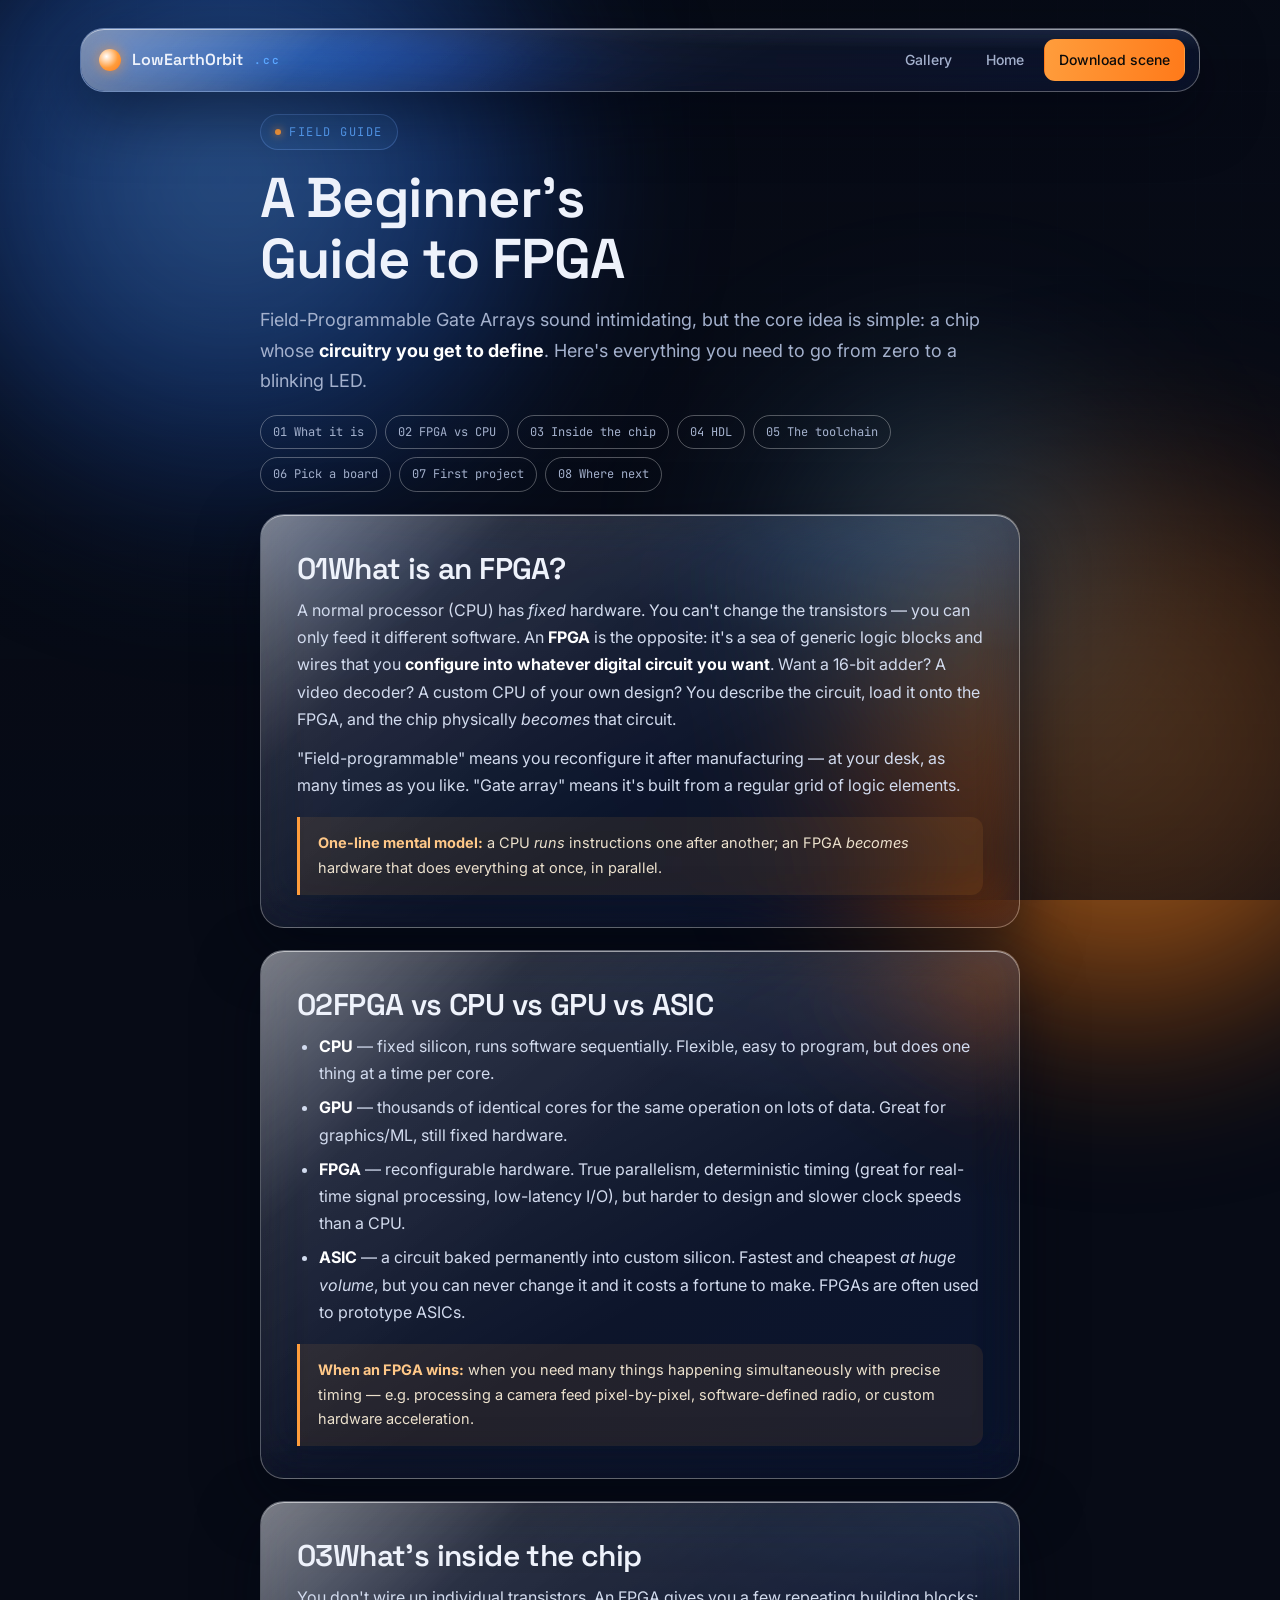
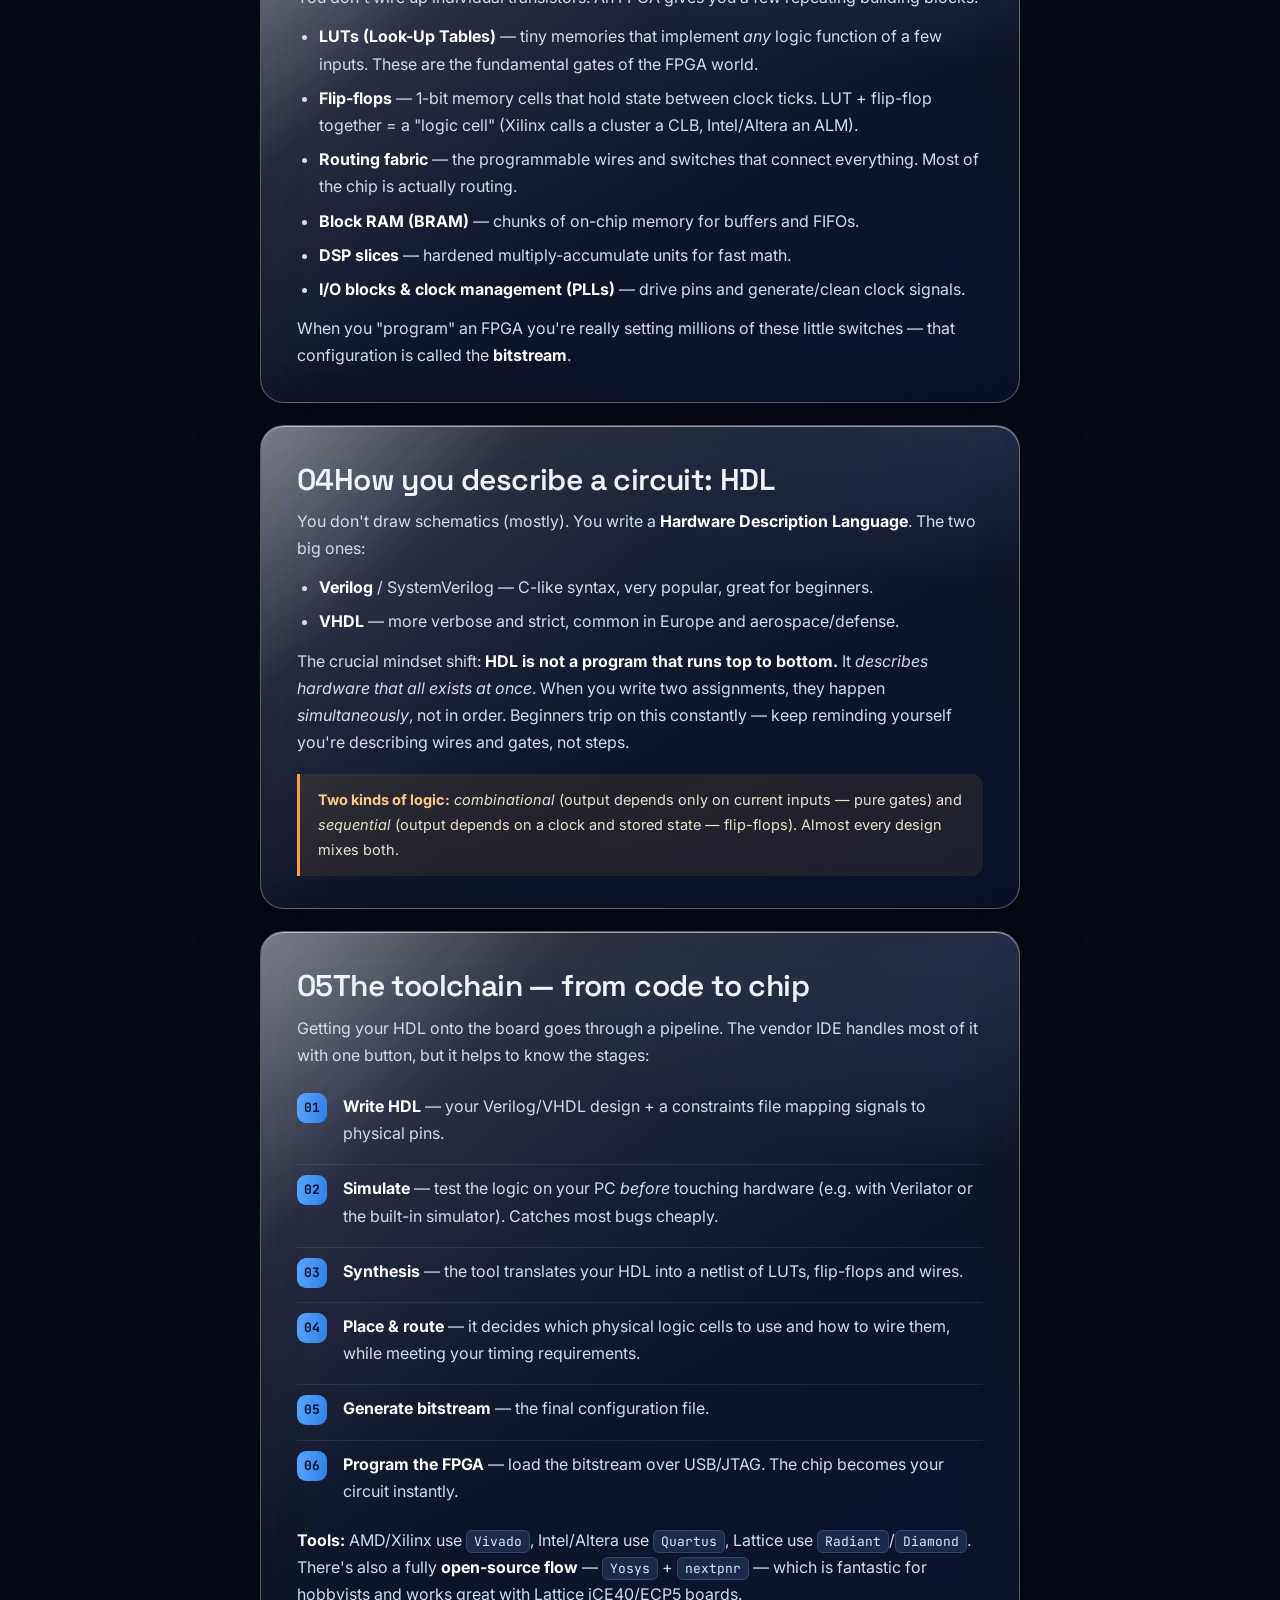
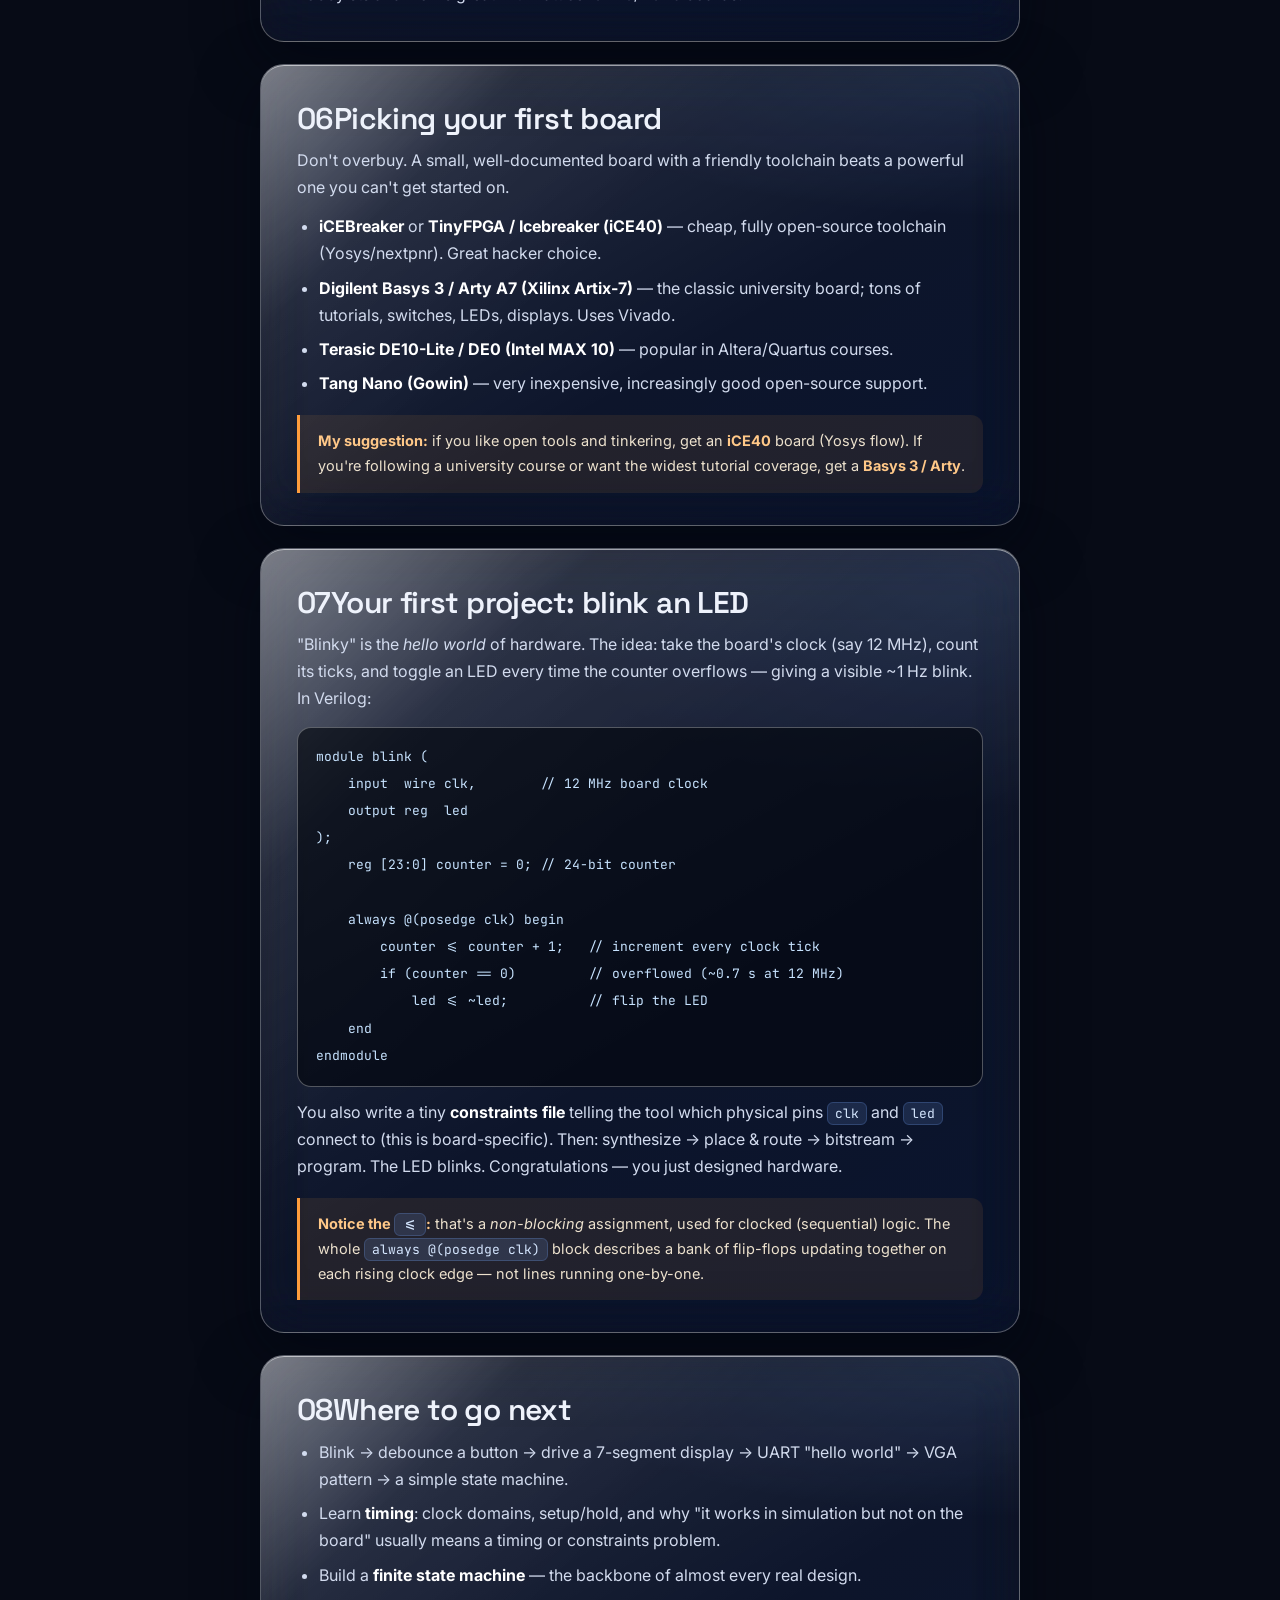
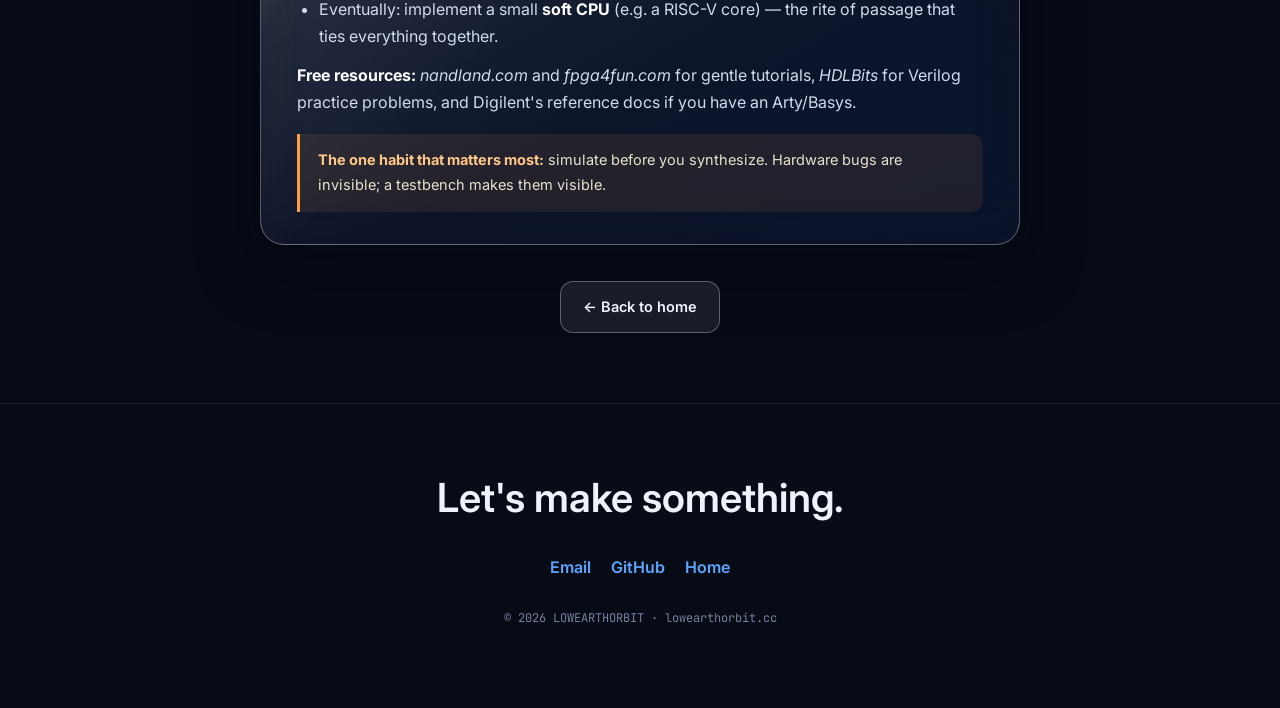
<file: fpga.html>
<!DOCTYPE html>
<html lang="en">
<head>
<meta charset="UTF-8">
<meta name="viewport" content="width=device-width, initial-scale=1.0">
<title>A Beginner's Guide to FPGA — lowearthorbit.cc</title>
<meta name="description" content="A from-zero beginner's guide to FPGAs: what they are, how they differ from CPUs, the toolchain, choosing a board, and your first blink-an-LED project in Verilog.">
<link rel="preconnect" href="https://fonts.googleapis.com">
<link rel="preconnect" href="https://fonts.gstatic.com" crossorigin>
<link href="https://fonts.googleapis.com/css2?family=Inter:wght@400;500;600&family=JetBrains+Mono:wght@400;500;700&family=Space+Grotesk:wght@500;600;700&display=swap" rel="stylesheet">
<link rel="stylesheet" href="assets/style.css">
</head>
<body>
  <div class="bg-orb blue"></div>
  <div class="bg-orb orange"></div>
  <div class="bg-orb blue2"></div>
  <div class="bg-grid"></div>
  <div class="bg-veil"></div>

  <nav class="glass">
    <a class="brand" href="index.html"><span class="orb-dot"></span>LowEarthOrbit<span class="mono">.cc</span></a>
    <div class="nav-links">
      <a href="index.html#gallery">Gallery</a>
      <a href="index.html">Home</a>
      <a class="btn nav-cta" href="index.html#scenes">Download scene</a>
    </div>
  </nav>

  <div class="wrap">
    <div class="article">

      <div class="reveal">
        <span class="tag"><span class="dot"></span>Field Guide</span>
        <h1 style="font-size:clamp(34px,6vw,56px);font-weight:600;margin-top:18px">A Beginner's<br><span class="grad">Guide to FPGA</span></h1>
        <p class="lead" style="margin-top:16px">Field-Programmable Gate Arrays sound intimidating, but the core idea is simple: a chip whose <strong style="color:#fff">circuitry you get to define</strong>. Here's everything you need to go from zero to a blinking LED.</p>
        <div class="toc">
          <a href="#what">01 What it is</a>
          <a href="#vs">02 FPGA vs CPU</a>
          <a href="#inside">03 Inside the chip</a>
          <a href="#hdl">04 HDL</a>
          <a href="#flow">05 The toolchain</a>
          <a href="#board">06 Pick a board</a>
          <a href="#blink">07 First project</a>
          <a href="#next">08 Where next</a>
        </div>
      </div>

      <section class="glass reveal" id="what">
        <h2><span class="n">01</span>What is an FPGA?</h2>
        <p>A normal processor (CPU) has <em>fixed</em> hardware. You can't change the transistors — you can only feed it different software. An <strong>FPGA</strong> is the opposite: it's a sea of generic logic blocks and wires that you <strong>configure into whatever digital circuit you want</strong>. Want a 16-bit adder? A video decoder? A custom CPU of your own design? You describe the circuit, load it onto the FPGA, and the chip physically <em>becomes</em> that circuit.</p>
        <p>"Field-programmable" means you reconfigure it after manufacturing — at your desk, as many times as you like. "Gate array" means it's built from a regular grid of logic elements.</p>
        <div class="callout"><b>One-line mental model:</b> a CPU <i>runs</i> instructions one after another; an FPGA <i>becomes</i> hardware that does everything at once, in parallel.</div>
      </section>

      <section class="glass reveal" id="vs">
        <h2><span class="n">02</span>FPGA vs CPU vs GPU vs ASIC</h2>
        <ul>
          <li><strong>CPU</strong> — fixed silicon, runs software sequentially. Flexible, easy to program, but does one thing at a time per core.</li>
          <li><strong>GPU</strong> — thousands of identical cores for the same operation on lots of data. Great for graphics/ML, still fixed hardware.</li>
          <li><strong>FPGA</strong> — reconfigurable hardware. True parallelism, deterministic timing (great for real-time signal processing, low-latency I/O), but harder to design and slower clock speeds than a CPU.</li>
          <li><strong>ASIC</strong> — a circuit baked permanently into custom silicon. Fastest and cheapest <em>at huge volume</em>, but you can never change it and it costs a fortune to make. FPGAs are often used to prototype ASICs.</li>
        </ul>
        <div class="callout"><b>When an FPGA wins:</b> when you need many things happening simultaneously with precise timing — e.g. processing a camera feed pixel-by-pixel, software-defined radio, or custom hardware acceleration.</div>
      </section>

      <section class="glass reveal" id="inside">
        <h2><span class="n">03</span>What's inside the chip</h2>
        <p>You don't wire up individual transistors. An FPGA gives you a few repeating building blocks:</p>
        <ul>
          <li><strong>LUTs (Look-Up Tables)</strong> — tiny memories that implement <em>any</em> logic function of a few inputs. These are the fundamental gates of the FPGA world.</li>
          <li><strong>Flip-flops</strong> — 1-bit memory cells that hold state between clock ticks. LUT + flip-flop together = a "logic cell" (Xilinx calls a cluster a CLB, Intel/Altera an ALM).</li>
          <li><strong>Routing fabric</strong> — the programmable wires and switches that connect everything. Most of the chip is actually routing.</li>
          <li><strong>Block RAM (BRAM)</strong> — chunks of on-chip memory for buffers and FIFOs.</li>
          <li><strong>DSP slices</strong> — hardened multiply-accumulate units for fast math.</li>
          <li><strong>I/O blocks &amp; clock management (PLLs)</strong> — drive pins and generate/clean clock signals.</li>
        </ul>
        <p>When you "program" an FPGA you're really setting millions of these little switches — that configuration is called the <strong>bitstream</strong>.</p>
      </section>

      <section class="glass reveal" id="hdl">
        <h2><span class="n">04</span>How you describe a circuit: HDL</h2>
        <p>You don't draw schematics (mostly). You write a <strong>Hardware Description Language</strong>. The two big ones:</p>
        <ul>
          <li><strong>Verilog</strong> / SystemVerilog — C-like syntax, very popular, great for beginners.</li>
          <li><strong>VHDL</strong> — more verbose and strict, common in Europe and aerospace/defense.</li>
        </ul>
        <p>The crucial mindset shift: <strong>HDL is not a program that runs top to bottom.</strong> It <em>describes hardware that all exists at once</em>. When you write two assignments, they happen <em>simultaneously</em>, not in order. Beginners trip on this constantly — keep reminding yourself you're describing wires and gates, not steps.</p>
        <div class="callout"><b>Two kinds of logic:</b> <i>combinational</i> (output depends only on current inputs — pure gates) and <i>sequential</i> (output depends on a clock and stored state — flip-flops). Almost every design mixes both.</div>
      </section>

      <section class="glass reveal" id="flow">
        <h2><span class="n">05</span>The toolchain — from code to chip</h2>
        <p>Getting your HDL onto the board goes through a pipeline. The vendor IDE handles most of it with one button, but it helps to know the stages:</p>
        <ol class="steps">
          <li><b>Write HDL</b> — your Verilog/VHDL design + a constraints file mapping signals to physical pins.</li>
          <li><b>Simulate</b> — test the logic on your PC <em>before</em> touching hardware (e.g. with Verilator or the built-in simulator). Catches most bugs cheaply.</li>
          <li><b>Synthesis</b> — the tool translates your HDL into a netlist of LUTs, flip-flops and wires.</li>
          <li><b>Place &amp; route</b> — it decides which physical logic cells to use and how to wire them, while meeting your timing requirements.</li>
          <li><b>Generate bitstream</b> — the final configuration file.</li>
          <li><b>Program the FPGA</b> — load the bitstream over USB/JTAG. The chip becomes your circuit instantly.</li>
        </ol>
        <p><strong>Tools:</strong> AMD/Xilinx use <code>Vivado</code>, Intel/Altera use <code>Quartus</code>, Lattice use <code>Radiant</code>/<code>Diamond</code>. There's also a fully <strong>open-source flow</strong> — <code>Yosys</code> + <code>nextpnr</code> — which is fantastic for hobbyists and works great with Lattice iCE40/ECP5 boards.</p>
      </section>

      <section class="glass reveal" id="board">
        <h2><span class="n">06</span>Picking your first board</h2>
        <p>Don't overbuy. A small, well-documented board with a friendly toolchain beats a powerful one you can't get started on.</p>
        <ul>
          <li><strong>iCEBreaker</strong> or <strong>TinyFPGA / Icebreaker (iCE40)</strong> — cheap, fully open-source toolchain (Yosys/nextpnr). Great hacker choice.</li>
          <li><strong>Digilent Basys 3 / Arty A7 (Xilinx Artix-7)</strong> — the classic university board; tons of tutorials, switches, LEDs, displays. Uses Vivado.</li>
          <li><strong>Terasic DE10-Lite / DE0 (Intel MAX 10)</strong> — popular in Altera/Quartus courses.</li>
          <li><strong>Tang Nano (Gowin)</strong> — very inexpensive, increasingly good open-source support.</li>
        </ul>
        <div class="callout"><b>My suggestion:</b> if you like open tools and tinkering, get an <b>iCE40</b> board (Yosys flow). If you're following a university course or want the widest tutorial coverage, get a <b>Basys 3 / Arty</b>.</div>
      </section>

      <section class="glass reveal" id="blink">
        <h2><span class="n">07</span>Your first project: blink an LED</h2>
        <p>"Blinky" is the <em>hello world</em> of hardware. The idea: take the board's clock (say 12&nbsp;MHz), count its ticks, and toggle an LED every time the counter overflows — giving a visible ~1&nbsp;Hz blink. In Verilog:</p>
        <pre><code>module blink (
    input  wire clk,        // 12 MHz board clock
    output reg  led
);
    reg [23:0] counter = 0; // 24-bit counter

    always @(posedge clk) begin
        counter &lt;= counter + 1;   // increment every clock tick
        if (counter == 0)         // overflowed (~0.7 s at 12 MHz)
            led &lt;= ~led;          // flip the LED
    end
endmodule</code></pre>
        <p>You also write a tiny <strong>constraints file</strong> telling the tool which physical pins <code>clk</code> and <code>led</code> connect to (this is board-specific). Then: synthesize → place &amp; route → bitstream → program. The LED blinks. Congratulations — you just designed hardware.</p>
        <div class="callout"><b>Notice the <code>&lt;=</code>:</b> that's a <i>non-blocking</i> assignment, used for clocked (sequential) logic. The whole <code>always @(posedge clk)</code> block describes a bank of flip-flops updating together on each rising clock edge — not lines running one-by-one.</div>
      </section>

      <section class="glass reveal" id="next">
        <h2><span class="n">08</span>Where to go next</h2>
        <ul>
          <li>Blink → debounce a button → drive a 7-segment display → UART "hello world" → VGA pattern → a simple state machine.</li>
          <li>Learn <strong>timing</strong>: clock domains, setup/hold, and why "it works in simulation but not on the board" usually means a timing or constraints problem.</li>
          <li>Build a <strong>finite state machine</strong> — the backbone of almost every real design.</li>
          <li>Eventually: implement a small <strong>soft CPU</strong> (e.g. a RISC-V core) — the rite of passage that ties everything together.</li>
        </ul>
        <p><strong>Free resources:</strong> <em>nandland.com</em> and <em>fpga4fun.com</em> for gentle tutorials, <em>HDLBits</em> for Verilog practice problems, and Digilent's reference docs if you have an Arty/Basys.</p>
        <div class="callout"><b>The one habit that matters most:</b> simulate before you synthesize. Hardware bugs are invisible; a testbench makes them visible.</div>
      </section>

      <p style="text-align:center;margin-top:36px">
        <a class="btn btn-ghost" href="index.html">← Back to home</a>
      </p>
    </div>
  </div>

  <footer id="contact">
    <div class="wrap">
      <div class="big">Let's make something.</div>
      <div class="links">
        <a href="mailto:leoh949494@gmail.com">Email</a>
        <a href="https://github.com/leoeohu">GitHub</a>
        <a href="index.html">Home</a>
      </div>
      <div class="fine">© <span id="year"></span> LOWEARTHORBIT · lowearthorbit.cc</div>
    </div>
  </footer>

  <script src="assets/main.js"></script>
</body>
</html>
</file>
<file: assets/style.css>
/* ===========================================================
   lowearthorbit.cc — shared design system
   minimalist · LIQUID GLASS · blue + orange · high-tech
   =========================================================== */
:root{
  --bg-0:#070b16;
  --ink:#eef2fb;
  --muted:#a4b1cd;
  --muted-2:#74809f;

  --blue:#5aa6ff;
  --blue-2:#2f7fe6;
  --blue-deep:#1b4fae;
  --orange:#ff9d3c;
  --orange-2:#ff7a1a;
  --orange-soft:#ffc888;

  /* liquid glass tokens */
  --glass-bg:linear-gradient(150deg, rgba(255,255,255,.16), rgba(255,255,255,.04) 60%, rgba(120,170,255,.05));
  --glass-brd:rgba(255,255,255,.30);
  --glass-shadow:0 20px 60px rgba(2,6,18,.5), inset 0 1px 0 rgba(255,255,255,.55), inset 0 -18px 40px rgba(10,20,50,.25);

  --maxw:1120px;
  --ease:cubic-bezier(.22,.7,.2,1);
  --mono:'JetBrains Mono',ui-monospace,Menlo,monospace;
}
*{box-sizing:border-box;margin:0;padding:0}
html{scroll-behavior:smooth}
body{
  background:var(--bg-0);
  color:var(--ink);
  font-family:'Inter',-apple-system,BlinkMacSystemFont,'Segoe UI',sans-serif;
  line-height:1.7;font-size:16px;
  -webkit-font-smoothing:antialiased;
  overflow-x:hidden;position:relative;min-height:100vh;
}
h1,h2,h3,h4{font-family:'Space Grotesk','Inter',sans-serif;letter-spacing:-.02em;line-height:1.08}
a{color:inherit}
.mono{font-family:var(--mono)}

/* ---------- ambient background: vivid orbs so glass has something to refract ---------- */
.bg-orb{position:fixed;border-radius:50%;filter:blur(80px);z-index:-3;pointer-events:none}
.bg-orb.blue{width:60vw;height:60vw;left:-12vw;top:-16vw;opacity:.85;
  background:radial-gradient(circle,var(--blue) 0%,var(--blue-deep) 42%,transparent 70%);
  animation:drift1 26s var(--ease) infinite alternate}
.bg-orb.orange{width:52vw;height:52vw;right:-14vw;bottom:-14vw;opacity:.7;
  background:radial-gradient(circle,var(--orange) 0%,#a8500a 44%,transparent 72%);
  animation:drift2 32s var(--ease) infinite alternate}
.bg-orb.blue2{width:40vw;height:40vw;right:6vw;top:34vh;opacity:.5;
  background:radial-gradient(circle,#7bd0ff 0%,transparent 66%);
  animation:drift3 38s var(--ease) infinite alternate}
@keyframes drift1{to{transform:translate(9vw,11vh) scale(1.12)}}
@keyframes drift2{to{transform:translate(-8vw,-9vh) scale(1.1)}}
@keyframes drift3{to{transform:translate(-7vw,7vh) scale(1.18)}}
.bg-grid{position:fixed;inset:0;z-index:-2;pointer-events:none;opacity:.4;
  background:
    linear-gradient(transparent 0,transparent calc(100% - 1px),rgba(150,190,255,.07) 100%),
    linear-gradient(90deg,transparent 0,transparent calc(100% - 1px),rgba(150,190,255,.07) 100%);
  background-size:46px 46px;
  -webkit-mask-image:radial-gradient(130% 100% at 50% 0%,#000 35%,transparent 85%);
  mask-image:radial-gradient(130% 100% at 50% 0%,#000 35%,transparent 85%);}
.bg-veil{position:fixed;inset:0;z-index:-2;pointer-events:none;
  background:linear-gradient(180deg,rgba(7,11,22,.35),rgba(7,11,22,.62))}

/* ---------- liquid glass primitive ---------- */
.glass{position:relative;
  background:var(--glass-bg);
  backdrop-filter:blur(26px) saturate(190%) brightness(1.08);
  -webkit-backdrop-filter:blur(26px) saturate(190%) brightness(1.08);
  border:1px solid var(--glass-brd);border-radius:24px;box-shadow:var(--glass-shadow);
  overflow:hidden;isolation:isolate;
  transition:transform .4s var(--ease),border-color .4s var(--ease),box-shadow .4s var(--ease)}
/* specular sheen sweeping the top-left */
.glass::before{content:"";position:absolute;inset:0;border-radius:inherit;pointer-events:none;z-index:0;
  background:
    linear-gradient(135deg,rgba(255,255,255,.55) 0%,rgba(255,255,255,.05) 22%,transparent 42%),
    radial-gradient(120% 60% at 100% 0%,rgba(120,170,255,.18),transparent 55%);
  mix-blend-mode:screen;opacity:.7}
/* cursor-follow glare */
.glass::after{content:"";position:absolute;inset:0;border-radius:inherit;pointer-events:none;z-index:0;
  background:radial-gradient(260px circle at var(--mx,50%) var(--my,0%),rgba(255,255,255,.28),transparent 60%);
  opacity:0;transition:opacity .4s var(--ease)}
.glass:hover{transform:translateY(-5px);border-color:rgba(255,255,255,.5);
  box-shadow:0 30px 80px rgba(2,6,18,.6),inset 0 1px 0 rgba(255,255,255,.7),0 0 0 1px rgba(140,180,255,.18)}
.glass:hover::after{opacity:1}
.glass>*{position:relative;z-index:1}

/* ---------- layout ---------- */
.wrap{max-width:var(--maxw);margin:0 auto;padding:0 26px}
section{padding:64px 0;position:relative}
.tag{display:inline-flex;align-items:center;gap:8px;font-family:var(--mono);font-size:12px;
  letter-spacing:1.5px;text-transform:uppercase;color:var(--blue);
  padding:7px 14px;border:1px solid rgba(120,170,255,.3);border-radius:999px;background:rgba(78,161,255,.08)}
.tag .dot{width:6px;height:6px;border-radius:50%;background:var(--orange);box-shadow:0 0 8px var(--orange)}
.sec-head{margin-bottom:30px}
.sec-num{font-family:var(--mono);font-size:13px;color:var(--orange);letter-spacing:2px}
.sec-title{font-size:clamp(30px,5vw,46px);font-weight:600;margin-top:8px}
.sec-sub{color:var(--muted);margin-top:10px;max-width:560px}

/* ---------- nav ---------- */
nav{position:sticky;top:14px;z-index:60;margin:14px auto 0;max-width:var(--maxw);
  width:calc(100% - 28px);display:flex;align-items:center;justify-content:space-between;
  padding:10px 14px 10px 18px;border-radius:18px}
.brand{display:flex;align-items:center;gap:11px;text-decoration:none;color:var(--ink);font-weight:600;font-size:16px;font-family:'Space Grotesk',sans-serif}
.brand .orb-dot{width:22px;height:22px;border-radius:50%;
  background:radial-gradient(circle at 34% 34%,#fff,var(--orange) 55%,var(--orange-2));
  box-shadow:0 0 14px rgba(255,150,50,.7)}
.brand .mono{color:var(--blue);font-size:11px;letter-spacing:2px}
.nav-links{display:flex;gap:6px;align-items:center}
.nav-links a{text-decoration:none;color:var(--muted);font-size:14px;font-weight:500;
  padding:8px 14px;border-radius:11px;transition:color .25s,background .25s}
.nav-links a:hover{color:var(--ink);background:rgba(255,255,255,.08)}
.nav-cta{color:#0a0a0a!important;background:linear-gradient(100deg,var(--orange),var(--orange-2));font-weight:600}
.nav-cta:hover{filter:brightness(1.08)}
@media(max-width:640px){.nav-links a:not(.nav-cta){display:none}}

/* ---------- buttons ---------- */
.btn{display:inline-flex;align-items:center;gap:9px;text-decoration:none;font-weight:600;font-size:14.5px;
  padding:13px 22px;border-radius:13px;cursor:pointer;border:1px solid transparent;
  transition:transform .2s var(--ease),box-shadow .2s var(--ease),background .2s,border-color .2s}
.btn-primary{background:linear-gradient(100deg,var(--orange),var(--orange-2));color:#1a0e02;
  box-shadow:0 10px 30px rgba(255,140,40,.32)}
.btn-primary:hover{transform:translateY(-3px);box-shadow:0 16px 42px rgba(255,140,40,.46)}
.btn-blue{background:linear-gradient(100deg,var(--blue),var(--blue-2));color:#06122a;
  box-shadow:0 10px 30px rgba(60,130,246,.3)}
.btn-blue:hover{transform:translateY(-3px);box-shadow:0 16px 42px rgba(60,130,246,.45)}
.btn-ghost{background:rgba(255,255,255,.08);border-color:var(--glass-brd);color:var(--ink);
  backdrop-filter:blur(8px)}
.btn-ghost:hover{transform:translateY(-3px);border-color:rgba(255,255,255,.45);background:rgba(255,255,255,.14)}

/* ---------- status badge (e.g. "still working") ---------- */
.status{display:inline-flex;align-items:center;gap:7px;font-family:var(--mono);font-size:11px;
  letter-spacing:1px;text-transform:uppercase;color:#ffd29a;background:rgba(255,170,60,.14);
  border:1px solid rgba(255,170,60,.4);padding:5px 12px;border-radius:999px}
.status .blink{width:7px;height:7px;border-radius:50%;background:#ffb04a;box-shadow:0 0 9px #ffb04a;
  animation:blink 1.5s ease-in-out infinite}
.status.live{color:#a7f3c7;background:rgba(60,220,140,.12);border-color:rgba(60,220,140,.38)}
.status.live .blink{background:#46e08a;box-shadow:0 0 9px #46e08a}
@keyframes blink{0%,100%{opacity:1}50%{opacity:.2}}

/* ---------- hero ---------- */
header.hero{padding:84px 0 36px;text-align:center}
header.hero h1{font-size:clamp(50px,11vw,118px);font-weight:700;line-height:.92}
.hero .grad{background:linear-gradient(100deg,var(--blue) 0%,#cfe0ff 40%,var(--orange-soft) 72%,var(--orange) 100%);
  -webkit-background-clip:text;background-clip:text;-webkit-text-fill-color:transparent}
.hero .lead{margin:22px auto 0;max-width:520px;color:var(--muted);font-size:clamp(16px,2.2vw,19px)}
.hero .chips{display:flex;gap:10px;justify-content:center;flex-wrap:wrap;margin-top:26px}
.chip{font-family:var(--mono);font-size:12.5px;color:var(--ink);padding:9px 16px;border-radius:999px}
.chip:nth-child(even){color:var(--orange-soft)}
.hero .cta{display:flex;gap:13px;justify-content:center;flex-wrap:wrap;margin-top:34px}

/* ---------- gallery: category structure ---------- */
.cat-nav{display:flex;gap:9px;flex-wrap:wrap;margin-top:18px}
.cat-nav a{font-family:var(--mono);font-size:12px;text-decoration:none;color:var(--muted);
  padding:8px 15px;border:1px solid var(--glass-brd);border-radius:999px;transition:.25s}
.cat-nav a:hover{color:var(--ink);border-color:var(--blue)!important;background:rgba(78,161,255,.1)}
.category{margin-top:46px}
.cat-label{display:flex;align-items:center;gap:16px;margin-bottom:20px}
.cat-label h3{font-size:clamp(19px,2.6vw,24px);font-weight:600;white-space:nowrap}
.cat-label .ix{font-family:var(--mono);font-size:13px;color:var(--orange)}
.cat-label .rule{flex:1;height:1px;background:linear-gradient(90deg,rgba(150,190,255,.35),transparent)}

/* ---------- nathan feature: big photo + small video ---------- */
.nathan{display:grid;grid-template-columns:1.05fr .95fr;gap:26px;align-items:stretch}
.nathan .photo{padding:6px}
.nathan .photo img{display:block;width:100%;height:100%;object-fit:cover;border-radius:18px;min-height:430px}
.nathan .panel{padding:30px;display:flex;flex-direction:column;justify-content:center}
.nathan .panel h3{font-size:clamp(26px,3.4vw,34px);font-weight:600}
.nathan .role{font-family:var(--mono);font-size:12px;letter-spacing:1.5px;text-transform:uppercase;color:var(--orange);margin-top:6px}
.nathan .panel p{color:var(--muted);margin-top:14px;font-size:15px}
.nathan .specs{display:flex;flex-wrap:wrap;gap:7px;margin-top:16px}
.pill{font-family:var(--mono);font-size:11.5px;color:var(--muted);padding:5px 11px;border:1px solid var(--glass-brd);border-radius:999px}
.video-row{display:flex;align-items:center;gap:14px;margin-top:20px}
.video-mini{width:118px;flex:0 0 118px;border-radius:14px;overflow:hidden;border:1px solid var(--glass-brd);background:#06101f}
.video-mini video{display:block;width:100%;height:100%;object-fit:cover}
.video-cap{font-size:13px;color:var(--muted)}
.video-cap b{display:block;color:var(--ink);font-family:var(--mono);font-size:11px;letter-spacing:1.5px;text-transform:uppercase;margin-bottom:3px}
.acts{display:flex;gap:11px;flex-wrap:wrap;margin-top:24px}
@media(max-width:780px){.nathan{grid-template-columns:1fr}.nathan .photo img{min-height:0;aspect-ratio:3/4}}

/* ---------- generic project cards ---------- */
.cards{display:grid;grid-template-columns:1fr 1fr;gap:22px}
.card{padding:0;display:flex;flex-direction:column}
.card .thumb{aspect-ratio:16/10;overflow:hidden;border-bottom:1px solid var(--glass-brd);position:relative}
.card .thumb img{width:100%;height:100%;object-fit:cover;transition:transform .6s var(--ease)}
.card:hover .thumb img{transform:scale(1.06)}
.card .body{padding:22px 24px 24px}
.card .row{display:flex;align-items:center;justify-content:space-between;gap:10px}
.card .role{font-family:var(--mono);font-size:11.5px;letter-spacing:1.5px;text-transform:uppercase;color:var(--blue)}
.card h3{font-size:21px;font-weight:600;margin-top:7px}
.card p{color:var(--muted);font-size:14.5px;margin-top:10px}
.card .acts{margin-top:18px}
.tex-grid{display:grid;grid-template-columns:repeat(4,1fr);gap:7px}
.tex-grid img{width:100%;aspect-ratio:1;object-fit:cover;border-radius:9px;border:1px solid var(--glass-brd)}
.note{font-family:var(--mono);font-size:11.5px;color:var(--muted-2);margin-top:16px}
/* mascot card: sprite glowing on glass */
.mascot{display:grid;place-items:center;aspect-ratio:16/10;position:relative;overflow:hidden;border-bottom:1px solid var(--glass-brd)}
.mascot::before{content:"";position:absolute;width:70%;height:120%;border-radius:50%;
  background:radial-gradient(circle,rgba(255,160,70,.4),rgba(80,150,255,.25) 45%,transparent 70%);filter:blur(20px)}
.mascot img{position:relative;height:108%;object-fit:contain;transition:transform .6s var(--ease)}
.card:hover .mascot img{transform:translateY(-6px) scale(1.03)}
@media(max-width:780px){.cards{grid-template-columns:1fr}}

/* ---------- FPGA guide banner ---------- */
.guide-banner{padding:32px 34px;display:grid;grid-template-columns:1fr auto;gap:24px;align-items:center}
.guide-banner h3{font-size:clamp(22px,3vw,30px);font-weight:600}
.guide-banner p{color:var(--muted);margin-top:10px;max-width:560px;font-size:15px}
.guide-banner .circuit{font-family:var(--mono);font-size:12px;color:var(--blue);margin-top:14px;letter-spacing:1px}
@media(max-width:680px){.guide-banner{grid-template-columns:1fr}}

/* ---------- footer ---------- */
footer{padding:60px 0 80px;text-align:center;border-top:1px solid rgba(255,255,255,.08);margin-top:50px}
footer .big{font-size:clamp(26px,5vw,40px);font-weight:600}
footer .links{display:flex;gap:20px;justify-content:center;margin-top:22px}
footer .links a{color:var(--blue);text-decoration:none;font-weight:600}
footer .links a:hover{color:var(--orange-soft)}
footer .fine{margin-top:26px;font-family:var(--mono);font-size:12px;color:var(--muted-2)}

/* ---------- article (fpga guide page) ---------- */
.article{max-width:760px;margin:0 auto;padding:36px 0 20px}
.article .glass{padding:32px 36px;margin-top:22px}
.article h2{font-size:clamp(24px,3.4vw,30px);font-weight:600;margin-top:6px}
.article h3{font-size:20px;font-weight:600;margin:26px 0 6px;color:var(--ink)}
.article h3 .n{font-family:var(--mono);color:var(--orange);font-size:14px;margin-right:8px}
.article p{color:#d2dbee;margin-top:12px}
.article ul{margin:12px 0 0 2px;padding-left:20px;color:#d2dbee}
.article li{margin-top:7px}
.article strong{color:#fff}
.article .lead{font-size:18px;color:var(--muted)}
.article code{font-family:var(--mono);font-size:13px;background:rgba(120,170,255,.14);
  border:1px solid rgba(120,170,255,.22);border-radius:6px;padding:2px 7px;color:#d6e7ff}
.article pre{margin-top:14px;background:rgba(4,8,16,.66);border:1px solid var(--glass-brd);border-radius:14px;
  padding:16px 18px;overflow-x:auto}
.article pre code{background:none;border:none;padding:0;color:#c7e3ff;font-size:13px;line-height:1.7}
.callout{margin-top:18px;border-left:3px solid var(--orange);background:rgba(255,160,60,.09);
  border-radius:0 12px 12px 0;padding:14px 18px;color:#ece1cd;font-size:14.5px}
.callout b{color:var(--orange-soft)}
.steps{counter-reset:s;list-style:none;padding:0;margin-top:14px}
.steps li{counter-increment:s;position:relative;padding:10px 0 10px 46px;border-top:1px solid rgba(255,255,255,.08);color:#d2dbee}
.steps li:first-child{border-top:none}
.steps li::before{content:counter(s,decimal-leading-zero);position:absolute;left:0;top:10px;
  font-family:var(--mono);font-size:13px;color:#06122a;background:linear-gradient(100deg,var(--blue),var(--blue-2));
  width:30px;height:30px;border-radius:9px;display:grid;place-items:center;font-weight:700}
.steps li b{color:#fff}
.toc{display:flex;gap:8px;flex-wrap:wrap;margin-top:18px}
.toc a{font-family:var(--mono);font-size:12px;text-decoration:none;color:var(--muted);
  padding:6px 12px;border:1px solid var(--glass-brd);border-radius:999px;transition:.25s}
.toc a:hover{color:var(--ink);border-color:var(--blue);background:rgba(78,161,255,.08)}

/* ---------- reveal ---------- */
.reveal{opacity:0;transform:translateY(26px);transition:opacity .8s var(--ease),transform .8s var(--ease)}
.reveal.in{opacity:1;transform:none}
</file>
